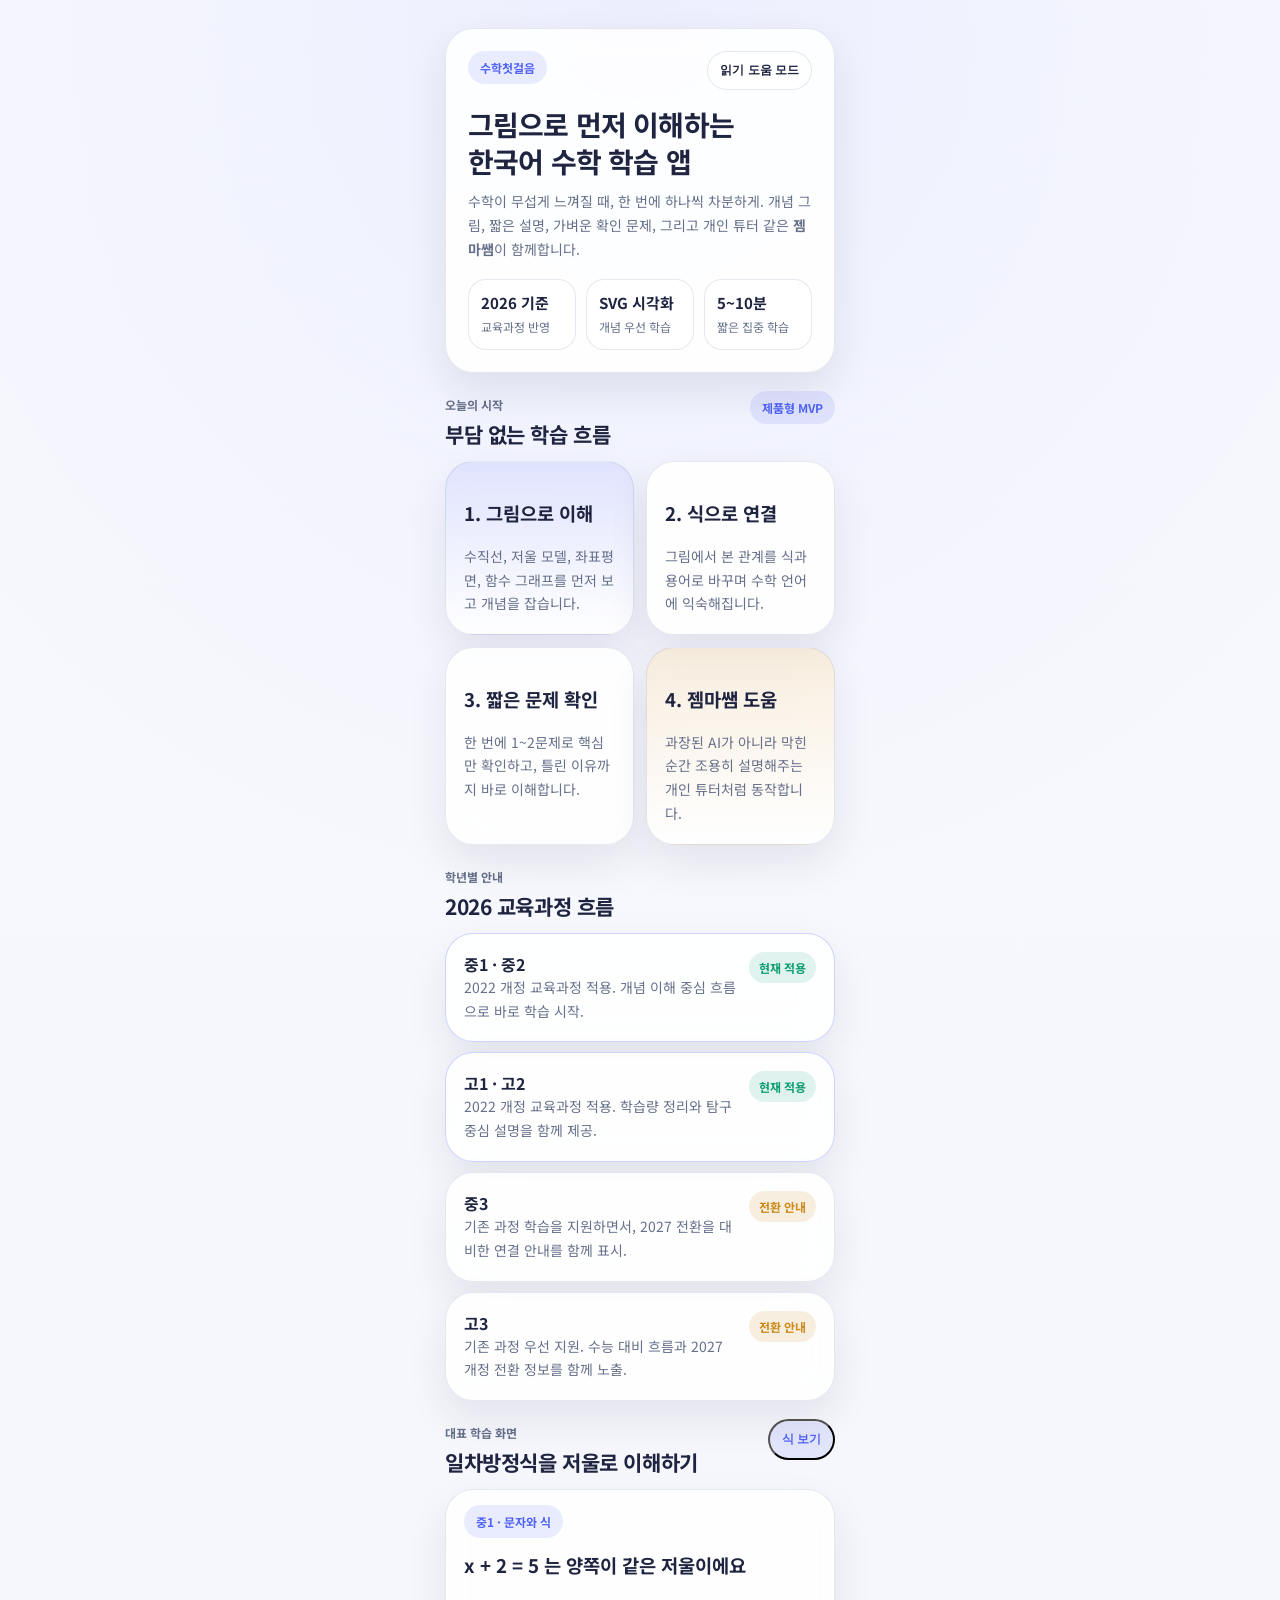
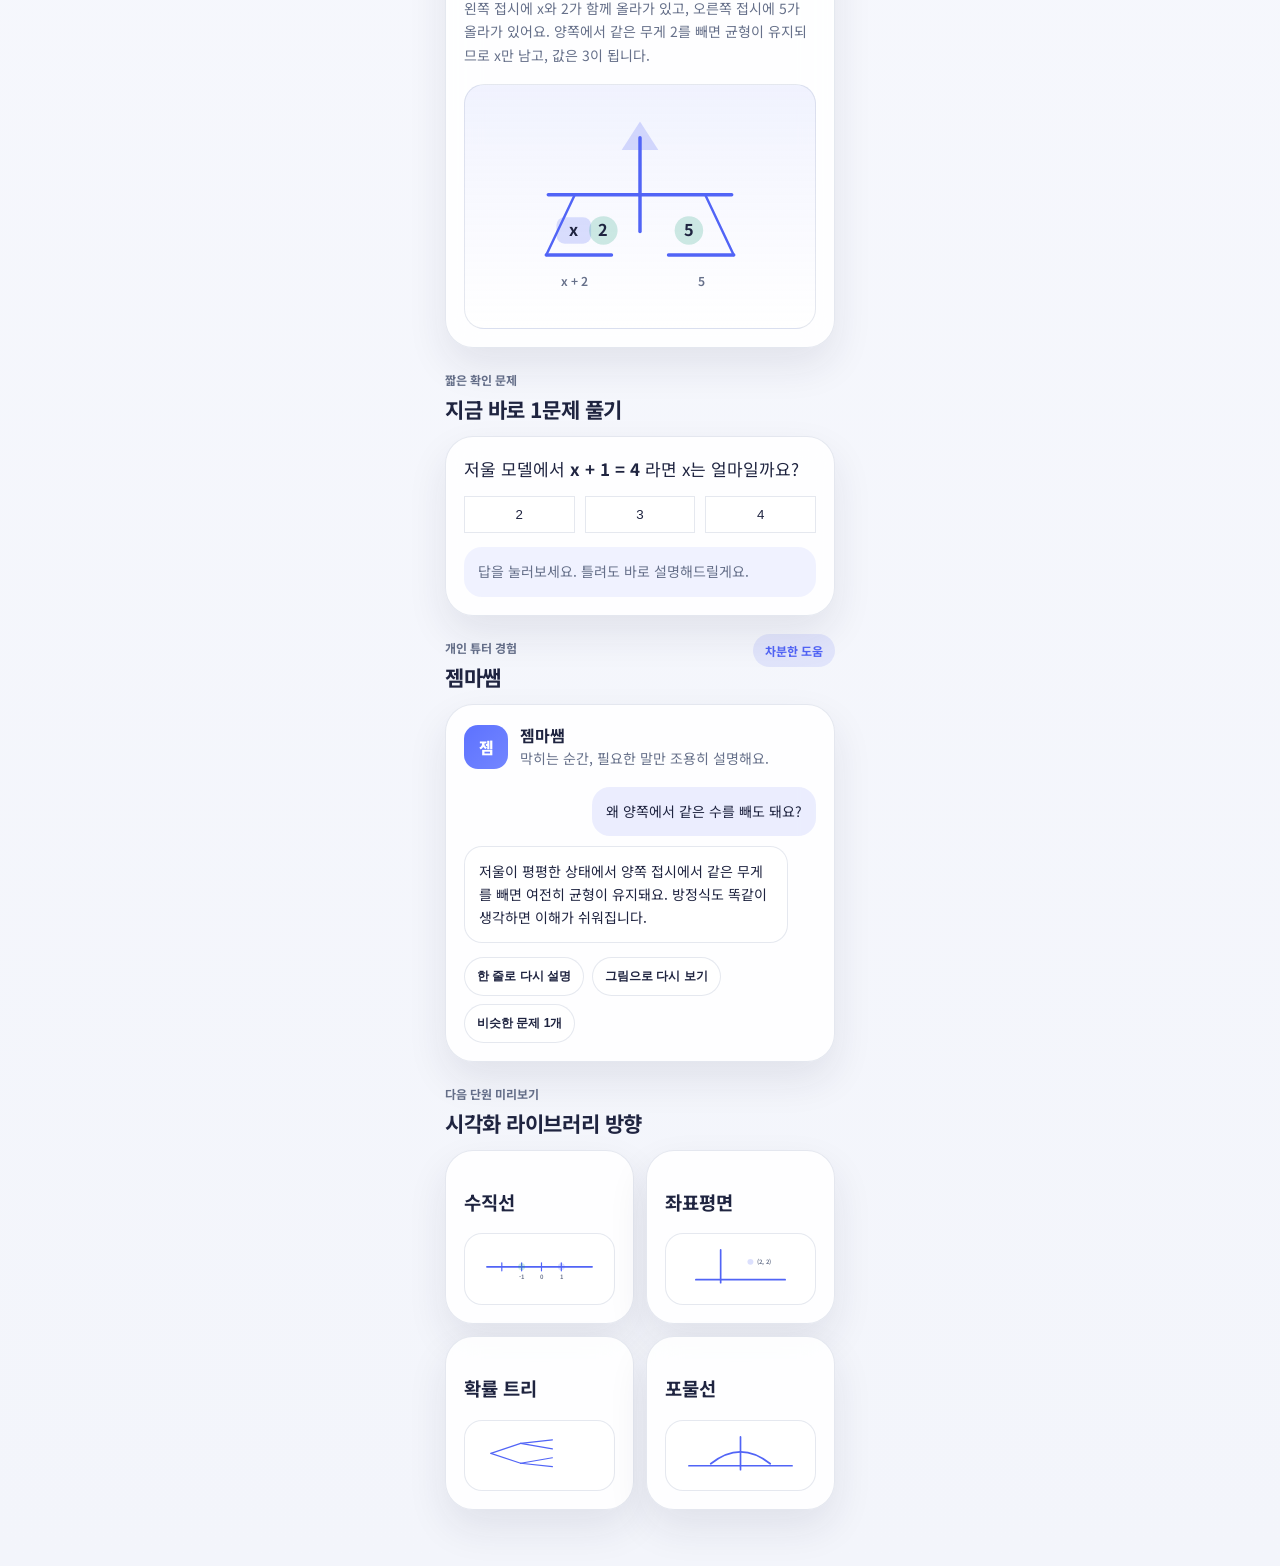
<file: index.html>
<!doctype html>
<html lang="ko">
  <head>
    <meta charset="UTF-8" />
    <meta name="viewport" content="width=device-width, initial-scale=1.0, viewport-fit=cover" />
    <title>수학첫걸음</title>
    <meta
      name="description"
      content="수학이 어려운 학생을 위한 한국어 모바일 수학 학습 앱 MVP. 그림으로 먼저 이해하고, 짧게라도 꾸준히 공부하는 경험을 제공합니다."
    />
    <link rel="preconnect" href="https://fonts.googleapis.com" />
    <link rel="preconnect" href="https://fonts.gstatic.com" crossorigin />
    <link
      href="https://fonts.googleapis.com/css2?family=Noto+Sans+KR:wght@400;500;700;800&display=swap"
      rel="stylesheet"
    />
    <link rel="stylesheet" href="styles.css" />
  </head>
  <body>
    <div class="phone-shell">
      <main class="app" aria-label="수학첫걸음 앱 미리보기">
        <header class="hero card">
          <div class="hero__top">
            <span class="badge">수학첫걸음</span>
            <button class="ghost-btn" id="readingModeBtn" aria-pressed="false">읽기 도움 모드</button>
          </div>
          <h1>그림으로 먼저 이해하는<br />한국어 수학 학습 앱</h1>
          <p>
            수학이 무섭게 느껴질 때, 한 번에 하나씩 차분하게. 개념 그림, 짧은 설명,
            가벼운 확인 문제, 그리고 개인 튜터 같은 <strong>젬마쌤</strong>이 함께합니다.
          </p>
          <div class="hero__stats">
            <div>
              <strong>2026 기준</strong>
              <span>교육과정 반영</span>
            </div>
            <div>
              <strong>SVG 시각화</strong>
              <span>개념 우선 학습</span>
            </div>
            <div>
              <strong>5~10분</strong>
              <span>짧은 집중 학습</span>
            </div>
          </div>
        </header>

        <section class="section">
          <div class="section__header">
            <div>
              <span class="eyebrow">오늘의 시작</span>
              <h2>부담 없는 학습 흐름</h2>
            </div>
            <span class="pill">제품형 MVP</span>
          </div>
          <div class="grid-2">
            <article class="card info-card accent-soft">
              <h3>1. 그림으로 이해</h3>
              <p>수직선, 저울 모델, 좌표평면, 함수 그래프를 먼저 보고 개념을 잡습니다.</p>
            </article>
            <article class="card info-card">
              <h3>2. 식으로 연결</h3>
              <p>그림에서 본 관계를 식과 용어로 바꾸며 수학 언어에 익숙해집니다.</p>
            </article>
            <article class="card info-card">
              <h3>3. 짧은 문제 확인</h3>
              <p>한 번에 1~2문제로 핵심만 확인하고, 틀린 이유까지 바로 이해합니다.</p>
            </article>
            <article class="card info-card accent-warm">
              <h3>4. 젬마쌤 도움</h3>
              <p>과장된 AI가 아니라 막힌 순간 조용히 설명해주는 개인 튜터처럼 동작합니다.</p>
            </article>
          </div>
        </section>

        <section class="section">
          <div class="section__header">
            <div>
              <span class="eyebrow">학년별 안내</span>
              <h2>2026 교육과정 흐름</h2>
            </div>
          </div>
          <div class="curriculum-list">
            <article class="card curriculum-card active">
              <div>
                <strong>중1 · 중2</strong>
                <p>2022 개정 교육과정 적용. 개념 이해 중심 흐름으로 바로 학습 시작.</p>
              </div>
              <span class="status status--current">현재 적용</span>
            </article>
            <article class="card curriculum-card active">
              <div>
                <strong>고1 · 고2</strong>
                <p>2022 개정 교육과정 적용. 학습량 정리와 탐구 중심 설명을 함께 제공.</p>
              </div>
              <span class="status status--current">현재 적용</span>
            </article>
            <article class="card curriculum-card">
              <div>
                <strong>중3</strong>
                <p>기존 과정 학습을 지원하면서, 2027 전환을 대비한 연결 안내를 함께 표시.</p>
              </div>
              <span class="status status--transition">전환 안내</span>
            </article>
            <article class="card curriculum-card">
              <div>
                <strong>고3</strong>
                <p>기존 과정 우선 지원. 수능 대비 흐름과 2027 개정 전환 정보를 함께 노출.</p>
              </div>
              <span class="status status--transition">전환 안내</span>
            </article>
          </div>
        </section>

        <section class="section">
          <div class="section__header">
            <div>
              <span class="eyebrow">대표 학습 화면</span>
              <h2>일차방정식을 저울로 이해하기</h2>
            </div>
            <button class="pill pill-button" id="visualToggleBtn">식 보기</button>
          </div>
          <article class="card lesson-card">
            <div class="lesson-copy">
              <span class="lesson-tag">중1 · 문자와 식</span>
              <h3>x + 2 = 5 는 양쪽이 같은 저울이에요</h3>
              <p id="lessonExplanation">
                왼쪽 접시에 x와 2가 함께 올라가 있고, 오른쪽 접시에 5가 올라가 있어요.
                양쪽에서 같은 무게 2를 빼면 균형이 유지되므로 x만 남고, 값은 3이 됩니다.
              </p>
            </div>
            <div class="visual-stage" id="visualStage">
              <svg viewBox="0 0 320 210" role="img" aria-label="저울 모델로 방정식을 설명하는 그림">
                <line x1="160" y1="40" x2="160" y2="132" class="svg-stroke strong" />
                <polygon points="160,24 142,52 178,52" class="svg-fill" />
                <line x1="70" y1="96" x2="250" y2="96" class="svg-stroke strong" />
                <line x1="96" y1="96" x2="68" y2="155" class="svg-stroke" />
                <line x1="224" y1="96" x2="252" y2="155" class="svg-stroke" />
                <line x1="68" y1="155" x2="132" y2="155" class="svg-stroke strong" />
                <line x1="188" y1="155" x2="252" y2="155" class="svg-stroke strong" />
                <rect x="78" y="118" width="34" height="26" rx="8" class="svg-box svg-box--x" />
                <text x="95" y="136" text-anchor="middle" class="svg-text">x</text>
                <circle cx="124" cy="131" r="14" class="svg-box svg-box--num" />
                <text x="124" y="136" text-anchor="middle" class="svg-text">2</text>
                <circle cx="208" cy="131" r="14" class="svg-box svg-box--num" />
                <text x="208" y="136" text-anchor="middle" class="svg-text">5</text>
                <text x="96" y="186" text-anchor="middle" class="svg-caption">x + 2</text>
                <text x="220" y="186" text-anchor="middle" class="svg-caption">5</text>
              </svg>
            </div>
            <div class="formula-panel hidden" id="formulaPanel">
              <div class="formula-step">
                <span>원래 식</span>
                <strong>x + 2 = 5</strong>
              </div>
              <div class="formula-step">
                <span>양쪽에서 2 빼기</span>
                <strong>x + 2 - 2 = 5 - 2</strong>
              </div>
              <div class="formula-step final">
                <span>정리</span>
                <strong>x = 3</strong>
              </div>
            </div>
          </article>
        </section>

        <section class="section">
          <div class="section__header">
            <div>
              <span class="eyebrow">짧은 확인 문제</span>
              <h2>지금 바로 1문제 풀기</h2>
            </div>
          </div>
          <article class="card quiz-card">
            <p class="quiz-question">저울 모델에서 <strong>x + 1 = 4</strong> 라면 x는 얼마일까요?</p>
            <div class="choices" id="choices">
              <button class="choice" data-answer="2">2</button>
              <button class="choice" data-answer="3">3</button>
              <button class="choice" data-answer="4">4</button>
            </div>
            <div class="feedback" id="feedback">답을 눌러보세요. 틀려도 바로 설명해드릴게요.</div>
          </article>
        </section>

        <section class="section">
          <div class="section__header">
            <div>
              <span class="eyebrow">개인 튜터 경험</span>
              <h2>젬마쌤</h2>
            </div>
            <span class="pill">차분한 도움</span>
          </div>
          <article class="card tutor-card">
            <div class="tutor-head">
              <div class="avatar">젬</div>
              <div>
                <strong>젬마쌤</strong>
                <p>막히는 순간, 필요한 말만 조용히 설명해요.</p>
              </div>
            </div>
            <div class="chat-bubbles">
              <div class="bubble bubble--user">왜 양쪽에서 같은 수를 빼도 돼요?</div>
              <div class="bubble bubble--tutor">
                저울이 평평한 상태에서 양쪽 접시에서 같은 무게를 빼면 여전히 균형이 유지돼요.
                방정식도 똑같이 생각하면 이해가 쉬워집니다.
              </div>
            </div>
            <div class="assist-list">
              <button class="assist-chip">한 줄로 다시 설명</button>
              <button class="assist-chip">그림으로 다시 보기</button>
              <button class="assist-chip">비슷한 문제 1개</button>
            </div>
          </article>
        </section>

        <section class="section">
          <div class="section__header">
            <div>
              <span class="eyebrow">다음 단원 미리보기</span>
              <h2>시각화 라이브러리 방향</h2>
            </div>
          </div>
          <div class="grid-2">
            <article class="card mini-visual-card">
              <h3>수직선</h3>
              <div class="mini-visual">
                <svg viewBox="0 0 260 90" aria-hidden="true">
                  <line x1="24" y1="46" x2="236" y2="46" class="svg-stroke strong" />
                  <g class="ticks">
                    <line x1="54" y1="38" x2="54" y2="54" class="svg-stroke" />
                    <line x1="94" y1="38" x2="94" y2="54" class="svg-stroke" />
                    <line x1="134" y1="38" x2="134" y2="54" class="svg-stroke" />
                    <line x1="174" y1="38" x2="174" y2="54" class="svg-stroke" />
                  </g>
                  <circle cx="94" cy="46" r="7" class="svg-box svg-box--num" />
                  <circle cx="174" cy="46" r="7" class="svg-box svg-box--x" />
                  <text x="94" y="70" class="svg-caption" text-anchor="middle">-1</text>
                  <text x="134" y="70" class="svg-caption" text-anchor="middle">0</text>
                  <text x="174" y="70" class="svg-caption" text-anchor="middle">1</text>
                </svg>
              </div>
            </article>
            <article class="card mini-visual-card">
              <h3>좌표평면</h3>
              <div class="mini-visual">
                <svg viewBox="0 0 260 90" aria-hidden="true">
                  <line x1="40" y1="72" x2="220" y2="72" class="svg-stroke strong" />
                  <line x1="90" y1="12" x2="90" y2="78" class="svg-stroke strong" />
                  <circle cx="150" cy="36" r="6" class="svg-box svg-box--x" />
                  <text x="164" y="40" class="svg-caption">(2, 2)</text>
                </svg>
              </div>
            </article>
            <article class="card mini-visual-card">
              <h3>확률 트리</h3>
              <div class="mini-visual">
                <svg viewBox="0 0 260 90" aria-hidden="true">
                  <line x1="32" y1="45" x2="92" y2="25" class="svg-stroke" />
                  <line x1="32" y1="45" x2="92" y2="65" class="svg-stroke" />
                  <line x1="92" y1="25" x2="156" y2="18" class="svg-stroke" />
                  <line x1="92" y1="25" x2="156" y2="36" class="svg-stroke" />
                  <line x1="92" y1="65" x2="156" y2="54" class="svg-stroke" />
                  <line x1="92" y1="65" x2="156" y2="72" class="svg-stroke" />
                </svg>
              </div>
            </article>
            <article class="card mini-visual-card">
              <h3>포물선</h3>
              <div class="mini-visual">
                <svg viewBox="0 0 260 90" aria-hidden="true">
                  <line x1="26" y1="70" x2="234" y2="70" class="svg-stroke strong" />
                  <line x1="130" y1="12" x2="130" y2="78" class="svg-stroke strong" />
                  <path d="M70 66 Q130 18 190 66" class="svg-stroke strong" fill="none" />
                </svg>
              </div>
            </article>
          </div>
        </section>
      </main>
    </div>

    <script src="script.js"></script>
  </body>
</html>
</file>
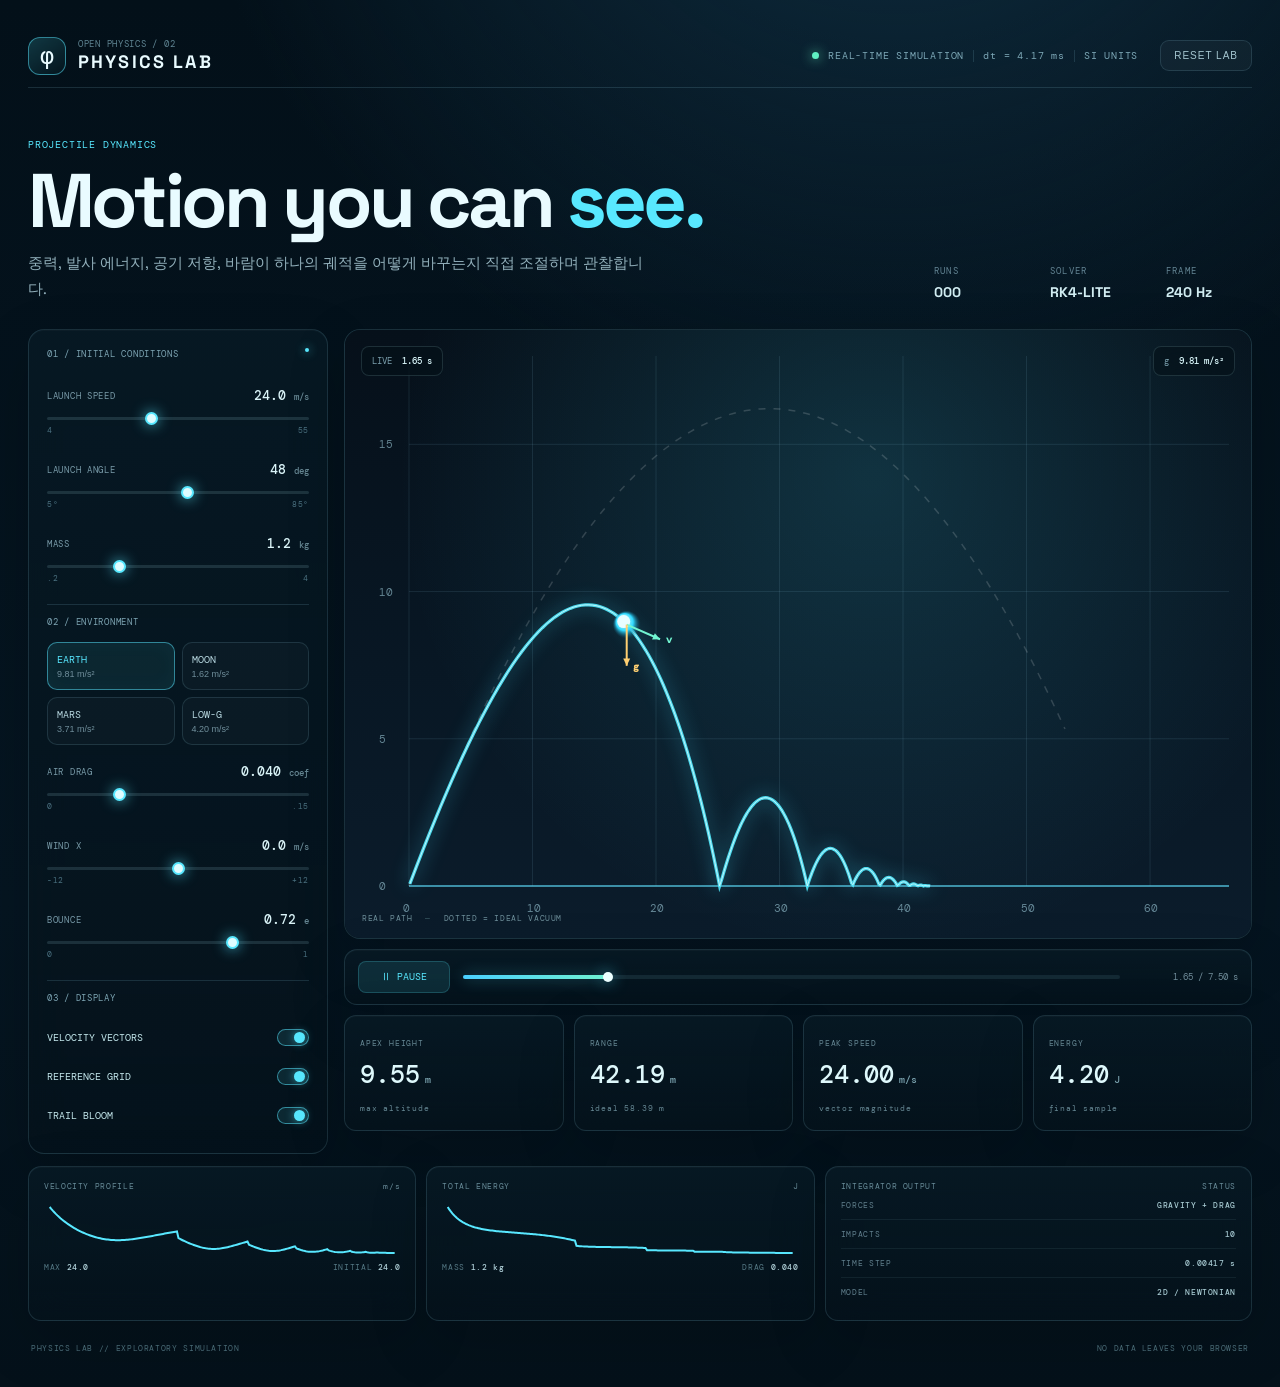
<file: physics.html>
<!doctype html>
<html lang="ko">
<head>
<meta charset="utf-8"><meta name="viewport" content="width=device-width, initial-scale=1">
<title>Physics Lab — Projectile Dynamics</title>
<meta name="description" content="Interactive projectile physics simulation">
<link rel="preconnect" href="https://fonts.googleapis.com">
<link rel="preconnect" href="https://fonts.gstatic.com" crossorigin>
<link href="https://fonts.googleapis.com/css2?family=DM+Mono:wght@400;500&family=Space+Grotesk:wght@400;500;600;700&display=swap" rel="stylesheet">
<style>
:root{--line:rgba(150,215,235,.15);--text:#e9fbff;--cyan:#58e8ff}*{box-sizing:border-box}html,body{margin:0;min-height:100%;background:radial-gradient(circle at 70% -20%,#103044 0,transparent 38%),linear-gradient(#031019,#051521 65%,#04111a);color:var(--text);font-family:"Space Grotesk",system-ui,sans-serif}body{overflow-x:hidden}.app-shell{max-width:1540px;margin:0 auto;padding:24px 28px 34px}.topbar{height:64px;display:flex;align-items:center;gap:22px;border-bottom:1px solid var(--line)}.brand{display:flex;align-items:center;gap:12px;min-width:230px}.brand-mark{width:38px;height:38px;border:1px solid rgba(88,232,255,.5);display:grid;place-items:center;border-radius:12px;background:linear-gradient(145deg,rgba(80,238,255,.18),rgba(80,238,255,.02));font-size:23px}.brand-kicker,.eyebrow,.panel-heading,.panel-title,.control-top span,.stage-label,footer,.status,.range-end,.dual,.readout-line{font-family:"DM Mono",monospace;letter-spacing:.08em}.brand-kicker{font-size:9px;color:#5f8492}.brand-title{font-weight:700;font-size:18px;letter-spacing:.12em}.status{margin-left:auto;font-size:10px;color:#7da8b7;display:flex;align-items:center;gap:9px}.pulse{width:7px;height:7px;border-radius:50%;background:#60efc2;box-shadow:0 0 12px rgba(96,239,194,.9)}.divider{width:1px;height:12px;background:var(--line)}.reset{border:1px solid var(--line);background:rgba(255,255,255,.035);color:#a4c6d0;padding:9px 13px;border-radius:9px;font-size:10px;letter-spacing:.1em;cursor:pointer}.hero{padding:44px 0 28px;display:flex;justify-content:space-between;align-items:end}.eyebrow{color:var(--cyan);font-size:10px}.hero h1{font-size:clamp(44px,6vw,76px);line-height:.95;margin:12px 0 13px;letter-spacing:-.05em}.hero h1 em{font-style:normal;color:var(--cyan)}.hero p{max-width:630px;color:#91afba;margin:0;font-size:15px;line-height:1.7}.hero-stats{display:flex;gap:30px;color:#638493}.hero-stats div{min-width:86px}.hero-stats span{display:block;font:9px "DM Mono",monospace;letter-spacing:.13em}.hero-stats strong{display:block;color:#d2eef3;margin-top:6px;font-size:14px}.workspace{display:grid;grid-template-columns:300px minmax(0,1fr);gap:16px}.glass{background:linear-gradient(180deg,rgba(7,25,36,.88),rgba(5,18,27,.76));border:1px solid var(--line);box-shadow:0 20px 60px rgba(0,0,0,.16),inset 0 1px 0 rgba(255,255,255,.025);backdrop-filter:blur(18px)}.controls{padding:18px;border-radius:16px}.panel-heading{display:flex;justify-content:space-between;color:#7da5b3;font-size:9px;padding-bottom:14px}.panel-heading.sub{padding-top:1px}.tiny-dot{width:4px;height:4px;border-radius:50%;background:var(--cyan);box-shadow:0 0 10px var(--cyan)}.control{padding:13px 0}.control-top{display:flex;justify-content:space-between;align-items:center}.control-top span{font-size:9px;color:#789aa8}.control-top strong{font:500 13px "DM Mono",monospace;color:#daf4f8}.control-top small{font-size:9px;color:#668793}.control input{width:100%;margin:13px 0 5px;accent-color:var(--cyan)}input[type=range]{appearance:none;height:3px;background:rgba(147,197,213,.16);border-radius:50px;outline:none}input[type=range]::-webkit-slider-thumb{appearance:none;width:13px;height:13px;border-radius:50%;background:#dffcff;border:2px solid var(--cyan);box-shadow:0 0 14px rgba(88,232,255,.8)}.range-end{display:flex;justify-content:space-between;color:#4b7180;font-size:8px}.section-divider{height:1px;background:var(--line);margin:8px 0 10px}.preset-grid{display:grid;grid-template-columns:repeat(2,1fr);gap:7px;margin-bottom:5px}.preset{background:rgba(255,255,255,.025);border:1px solid var(--line);border-radius:10px;padding:10px 9px;color:#708f9c;text-align:left;cursor:pointer}.preset b{font:10px "DM Mono",monospace;display:block;color:#b8d9e1}.preset span{display:block;font-size:9px;margin-top:3px}.preset.active{border-color:rgba(88,232,255,.5);background:rgba(88,232,255,.08);box-shadow:inset 0 0 20px rgba(88,232,255,.04)}.preset.active b{color:var(--cyan)}.toggle-row{width:100%;display:flex;justify-content:space-between;align-items:center;background:none;border:0;color:#71919c;padding:11px 0;font:10px "DM Mono",monospace;cursor:pointer}.toggle-row i{width:32px;height:17px;border-radius:12px;border:1px solid #31505c;padding:2px;display:block}.toggle-row i b{display:block;width:11px;height:11px;border-radius:50%;background:#4e6b77;transition:.18s}.toggle-row.on{color:#c4e8ed}.toggle-row.on i{border-color:rgba(88,232,255,.52);background:rgba(88,232,255,.1)}.toggle-row.on i b{transform:translateX(14px);background:var(--cyan);box-shadow:0 0 10px rgba(88,232,255,.6)}.canvas-frame{height:610px;position:relative;border-radius:16px;overflow:hidden}.canvas-frame canvas{position:absolute;inset:0}.stage-hud{position:absolute;top:16px;padding:8px 10px;border:1px solid rgba(178,230,239,.14);background:rgba(4,17,25,.55);backdrop-filter:blur(12px);border-radius:8px;font:9px "DM Mono",monospace;color:#7ca1af;display:flex;gap:10px}.stage-hud b{color:#d9f6fa;font-weight:500}.top-left{left:16px}.top-right{right:16px}.stage-label{position:absolute;left:17px;bottom:15px;font-size:8px;color:#6e8f9a}.stage-label span{padding:0 7px;color:#395762}.transport{margin-top:10px;padding:11px 13px;border-radius:13px;display:flex;align-items:center;gap:13px}.play{border:0;background:rgba(88,232,255,.11);color:var(--cyan);border:1px solid rgba(88,232,255,.2);border-radius:8px;padding:8px 11px;font:10px "DM Mono",monospace;min-width:92px;cursor:pointer}.transport-track{flex:1;height:4px;background:rgba(120,170,187,.13);border-radius:10px;position:relative}.track-fill{height:100%;display:block;background:linear-gradient(90deg,#49cfff,#70f1d0);box-shadow:0 0 15px rgba(88,232,255,.4);border-radius:10px;width:0}.track-dot{width:10px;height:10px;border-radius:50%;background:#ecffff;position:absolute;top:50%;left:0;transform:translate(-50%,-50%);box-shadow:0 0 15px rgba(88,232,255,.6)}.time-readout{font:9px "DM Mono",monospace;color:#718e9b;min-width:105px;text-align:right}.metrics{display:grid;grid-template-columns:repeat(4,1fr);gap:10px;margin-top:10px}.metric{padding:14px 15px;border-radius:12px}.metric>span,.metric>em{font:8px "DM Mono",monospace;color:#668894;letter-spacing:.1em}.metric strong{display:block;font:500 25px "DM Mono",monospace;margin:7px 0 4px;color:#def8fb}.metric strong small{font-size:10px;color:#7aa2ae;margin-left:5px}.metric em{font-style:normal}.analysis-grid{display:grid;grid-template-columns:1fr 1fr 1.1fr;gap:10px;margin-top:12px}.panel,.readout{padding:14px 15px;border-radius:13px}.panel-title{display:flex;justify-content:space-between;color:#688c99;font-size:8px}.spark{width:100%;height:54px;margin-top:12px}.spark polyline{stroke:var(--cyan);stroke-width:2;vector-effect:non-scaling-stroke;fill:none}.dual{display:flex;justify-content:space-between;color:#557985;font-size:8px}.dual b{color:#b4d5dd;font-weight:500}.readout-line{display:flex;justify-content:space-between;padding:9px 0;border-bottom:1px solid rgba(155,210,226,.08);font-size:8px;color:#607f8c}.readout-line b{color:#a6c9d1;font-weight:500}.readout-line:last-child{border-bottom:0}footer{display:flex;justify-content:space-between;color:#4e717d;font-size:8px;padding:22px 3px 0}@media(max-width:1050px){.hero{align-items:start;gap:24px}.hero-stats{display:none}.workspace{grid-template-columns:1fr}.controls{display:grid;grid-template-columns:repeat(2,minmax(0,1fr));gap:0 22px}.controls .panel-heading,.controls .section-divider{grid-column:1/-1}.preset-grid{align-self:start}.canvas-frame{height:560px}.analysis-grid{grid-template-columns:1fr 1fr}.readout{grid-column:1/-1}}@media(max-width:720px){.app-shell{padding:15px}.topbar{gap:9px}.brand{min-width:0}.brand-title{font-size:15px}.status{display:none}.reset{margin-left:auto}.hero{padding:35px 0 22px}.hero h1{font-size:48px}.workspace{display:block}.controls{display:block;margin-bottom:10px}.canvas-frame{height:450px}.metrics{grid-template-columns:1fr 1fr}.analysis-grid{grid-template-columns:1fr}.readout{grid-column:auto}footer{gap:15px;line-height:1.6}}
</style>
</head>
<body>
<main class="app-shell">
<header class="topbar"><div class="brand"><div class="brand-mark">φ</div><div><div class="brand-kicker">OPEN PHYSICS / 02</div><div class="brand-title">PHYSICS LAB</div></div></div><div class="status"><span class="pulse"></span> REAL-TIME SIMULATION <span class="divider"></span> dt = 4.17 ms <span class="divider"></span> SI UNITS</div><button class="reset" id="reset">RESET LAB</button></header>
<section class="hero"><div><span class="eyebrow">PROJECTILE DYNAMICS</span><h1>Motion you can <em>see.</em></h1><p>중력, 발사 에너지, 공기 저항, 바람이 하나의 궤적을 어떻게 바꾸는지 직접 조절하며 관찰합니다.</p></div><div class="hero-stats"><div><span>RUNS</span><strong id="runs">000</strong></div><div><span>SOLVER</span><strong>RK4-LITE</strong></div><div><span>FRAME</span><strong>240 Hz</strong></div></div></section>
<section class="workspace">
<aside class="controls glass"><div class="panel-heading"><span>01 / INITIAL CONDITIONS</span><span class="tiny-dot"></span></div>
<div class="control"><div class="control-top"><span>LAUNCH SPEED</span><strong id="speedV">24.0 <small>m/s</small></strong></div><input id="speed" type="range" min="4" max="55" step=".5" value="24"><div class="range-end"><span>4</span><span>55</span></div></div>
<div class="control"><div class="control-top"><span>LAUNCH ANGLE</span><strong id="angleV">48 <small>deg</small></strong></div><input id="angle" type="range" min="5" max="85" step="1" value="48"><div class="range-end"><span>5°</span><span>85°</span></div></div>
<div class="control"><div class="control-top"><span>MASS</span><strong id="massV">1.2 <small>kg</small></strong></div><input id="mass" type="range" min=".2" max="4" step=".1" value="1.2"><div class="range-end"><span>.2</span><span>4</span></div></div>
<div class="section-divider"></div><div class="panel-heading sub"><span>02 / ENVIRONMENT</span></div>
<div class="preset-grid" id="presets"><button class="preset active" data-g="9.81"><b>EARTH</b><span>9.81 m/s²</span></button><button class="preset" data-g="1.62"><b>MOON</b><span>1.62 m/s²</span></button><button class="preset" data-g="3.71"><b>MARS</b><span>3.71 m/s²</span></button><button class="preset" data-g="4.20"><b>LOW-G</b><span>4.20 m/s²</span></button></div>
<div class="control"><div class="control-top"><span>AIR DRAG</span><strong id="dragV">0.040 <small>coef</small></strong></div><input id="drag" type="range" min="0" max=".15" step=".005" value=".04"><div class="range-end"><span>0</span><span>.15</span></div></div>
<div class="control"><div class="control-top"><span>WIND X</span><strong id="windV">0.0 <small>m/s</small></strong></div><input id="wind" type="range" min="-12" max="12" step=".5" value="0"><div class="range-end"><span>-12</span><span>+12</span></div></div>
<div class="control"><div class="control-top"><span>BOUNCE</span><strong id="restV">0.72 <small>e</small></strong></div><input id="rest" type="range" min="0" max="1" step=".01" value=".72"><div class="range-end"><span>0</span><span>1</span></div></div>
<div class="section-divider"></div><div class="panel-heading sub"><span>03 / DISPLAY</span></div>
<button class="toggle-row on" data-toggle="vectors">VELOCITY VECTORS <i><b></b></i></button><button class="toggle-row on" data-toggle="grid">REFERENCE GRID <i><b></b></i></button><button class="toggle-row on" data-toggle="glow">TRAIL BLOOM <i><b></b></i></button>
</aside>
<div class="stage-wrap"><div class="canvas-frame glass" id="stage"><canvas id="canvas"></canvas><div class="stage-hud top-left"><span>LIVE</span><b id="timeHud">0.00 s</b></div><div class="stage-hud top-right"><span>g</span><b id="gravityHud">9.81 m/s²</b></div><div class="stage-label bottom-left">REAL PATH <span>—</span> DOTTED = IDEAL VACUUM</div></div>
<div class="transport glass"><button class="play" id="pause">Ⅱ PAUSE</button><div class="transport-track"><span class="track-fill" id="trackFill"></span><div class="track-dot" id="trackDot"></div></div><span class="time-readout" id="timeReadout">0.00 / 4.58 s</span></div>
<div class="metrics"><div class="metric glass"><span>APEX HEIGHT</span><strong id="apex">—<small>m</small></strong><em>max altitude</em></div><div class="metric glass"><span>RANGE</span><strong id="range">—<small>m</small></strong><em id="ideal">ideal — m</em></div><div class="metric glass"><span>PEAK SPEED</span><strong id="peak">—<small>m/s</small></strong><em>vector magnitude</em></div><div class="metric glass"><span>ENERGY</span><strong id="energy">—<small>J</small></strong><em>final sample</em></div></div></div></section>
<section class="analysis-grid"><div class="panel glass"><div class="panel-title"><span>VELOCITY PROFILE</span><span>m/s</span></div><svg id="velocitySpark" viewBox="0 0 250 54" preserveAspectRatio="none" class="spark"></svg><div class="dual"><span>MAX <b id="maxSpeedText">—</b></span><span>INITIAL <b id="initialSpeedText">24.0</b></span></div></div><div class="panel glass"><div class="panel-title"><span>TOTAL ENERGY</span><span>J</span></div><svg id="energySpark" viewBox="0 0 250 54" preserveAspectRatio="none" class="spark"></svg><div class="dual"><span>MASS <b id="massText">1.2 kg</b></span><span>DRAG <b id="dragText">0.040</b></span></div></div><div class="readout glass"><div class="panel-title"><span>INTEGRATOR OUTPUT</span><span>STATUS</span></div><div class="readout-line"><span>FORCES</span><b>GRAVITY + DRAG</b></div><div class="readout-line"><span>IMPACTS</span><b id="impacts">0</b></div><div class="readout-line"><span>TIME STEP</span><b>0.00417 s</b></div><div class="readout-line"><span>MODEL</span><b>2D / NEWTONIAN</b></div></div></section>
<footer><span>PHYSICS LAB // EXPLORATORY SIMULATION</span><span>NO DATA LEAVES YOUR BROWSER</span></footer>
</main>
<script>
const $=s=>document.querySelector(s), inputs=['speed','angle','mass','drag','wind','rest'];
const S={speed:24,angle:48,mass:1.2,gravity:9.81,drag:.04,wind:0,rest:.72,paused:false,t:0,runs:0,vectors:true,grid:true,glow:true};let M={samples:[],maxY:0,range:0,impacts:0,idealRange:0,finalTime:4.58},last=performance.now();
function f(n,d=1){return Number(n).toFixed(d)}
function calc(){const r=S.angle*Math.PI/180,dt=1/240;let x=0,y=0,vx=S.speed*Math.cos(r),vy=S.speed*Math.sin(r),t=0,maxY=0,range=0,impacts=0,s=[];for(let i=0;i<7200;i++){const rvx=vx-S.wind,rvy=vy,rv=Math.hypot(rvx,rvy),ax=-(S.drag/Math.max(S.mass,.05))*rv*rvx,ay=-S.gravity-(S.drag/Math.max(S.mass,.05))*rv*rvy;vx+=ax*dt;vy+=ay*dt;x+=vx*dt;y+=vy*dt;t+=dt;if(y<=0&&t>.03){y=0;vy=Math.abs(vy)*S.rest;impacts++}maxY=Math.max(maxY,y);range=Math.max(range,x);if(i%8===0){const sp=Math.hypot(vx,vy);s.push({t,x,y,vx,vy,speed:sp,energy:.5*S.mass*sp*sp+S.mass*S.gravity*y})}if(impacts>7&&Math.abs(vy)<.3&&y===0)break}M={samples:s,maxY,range,impacts,idealRange:Math.max(0,(S.speed*S.speed*Math.sin(2*r))/S.gravity),finalTime:t}}
function update(){ $('#speedV').innerHTML=f(S.speed,1)+' <small>m/s</small>';$('#angleV').innerHTML=f(S.angle,0)+' <small>deg</small>';$('#massV').innerHTML=f(S.mass,1)+' <small>kg</small>';$('#dragV').innerHTML=f(S.drag,3)+' <small>coef</small>';$('#windV').innerHTML=(S.wind>0?'+':'')+f(S.wind,1)+' <small>m/s</small>';$('#restV').innerHTML=f(S.rest,2)+' <small>e</small>';$('#gravityHud').textContent=f(S.gravity,2)+' m/s²';$('#initialSpeedText').textContent=f(S.speed,1);$('#massText').textContent=f(S.mass,1)+' kg';$('#dragText').textContent=f(S.drag,3)}
function spark(id,key){const el=$(id),d=M.samples;if(!d.length)return;const a=d.map(x=>x[key]),mn=Math.min(...a),mx=Math.max(...a),w=250,h=54,p=4,pts=d.map((x,i)=>p+i/(d.length-1||1)*(w-2*p)+','+(h-p-(x[key]-mn)/Math.max(mx-mn,1e-6)*(h-2*p))).join(' ');el.innerHTML='<polyline points="'+pts+'"/>'}
function stats(){const lastS=M.samples[M.samples.length-1]||{},peak=M.samples.reduce((m,d)=>Math.max(m,d.speed),S.speed);$('#apex').innerHTML=f(M.maxY,2)+'<small>m</small>';$('#range').innerHTML=f(M.range,2)+'<small>m</small>';$('#ideal').textContent='ideal '+f(M.idealRange,2)+' m';$('#peak').innerHTML=f(peak,2)+'<small>m/s</small>';$('#energy').innerHTML=f(lastS.energy||0,2)+'<small>J</small>';$('#maxSpeedText').textContent=f(peak,1);$('#impacts').textContent=M.impacts;spark('#velocitySpark','speed');spark('#energySpark','energy')}
function rebuild(){calc();S.t=Math.min(S.t,M.finalTime);update();stats()}
inputs.forEach(id=>{$('#'+id).addEventListener('input',e=>{S[id]=Number(e.target.value);rebuild()})});
$('#presets').addEventListener('click',e=>{const b=e.target.closest('.preset');if(!b)return;document.querySelectorAll('.preset').forEach(x=>x.classList.remove('active'));b.classList.add('active');S.gravity=Number(b.dataset.g);rebuild()});
document.querySelectorAll('.toggle-row').forEach(b=>b.addEventListener('click',()=>{b.classList.toggle('on');S[b.dataset.toggle]=b.classList.contains('on')}));
$('#pause').addEventListener('click',()=>{S.paused=!S.paused;$('#pause').textContent=S.paused?'▶ RESUME':'Ⅱ PAUSE';if(S.paused){S.runs++;$('#runs').textContent=String(S.runs).padStart(3,'0')}});
$('#reset').addEventListener('click',()=>{Object.assign(S,{speed:24,angle:48,mass:1.2,gravity:9.81,drag:.04,wind:0,rest:.72,paused:false,t:0});inputs.forEach(id=>$('#'+id).value=S[id]);document.querySelectorAll('.preset').forEach(x=>x.classList.toggle('active',x.dataset.g==='9.81'));$('#pause').textContent='Ⅱ PAUSE';rebuild()});
const canvas=$('#canvas'),stage=$('#stage'),ctx=canvas.getContext('2d');
function draw(now){const r=stage.getBoundingClientRect(),dpr=Math.min(devicePixelRatio||1,2),W=r.width,H=r.height;canvas.width=W*dpr;canvas.height=H*dpr;canvas.style.width=W+'px';canvas.style.height=H+'px';ctx.setTransform(dpr,0,0,dpr,0,0);ctx.clearRect(0,0,W,H);const bg=ctx.createLinearGradient(0,0,0,H);bg.addColorStop(0,'#06101a');bg.addColorStop(.55,'#081724');bg.addColorStop(1,'#0b1c2b');ctx.fillStyle=bg;ctx.fillRect(0,0,W,H);const aura=ctx.createRadialGradient(W*.58,H*.24,10,W*.58,H*.24,H*.78);aura.addColorStop(0,'rgba(72,226,255,.15)');aura.addColorStop(1,'rgba(72,226,255,0)');ctx.fillStyle=aura;ctx.fillRect(0,0,W,H);const left=64,right=24,top=26,bottom=54,pw=W-left-right,ph=H-top-bottom,maxX=Math.max(36,M.range+8,M.idealRange+8),maxY=Math.max(18,M.maxY+7),px=x=>left+x/maxX*pw,py=y=>top+ph-y/maxY*ph;if(S.grid){ctx.strokeStyle='rgba(140,194,219,.12)';ctx.lineWidth=1;for(let gx=0;gx<=maxX;gx+=10){ctx.beginPath();ctx.moveTo(px(gx),top);ctx.lineTo(px(gx),top+ph);ctx.stroke()}for(let gy=0;gy<=maxY;gy+=5){ctx.beginPath();ctx.moveTo(left,py(gy));ctx.lineTo(left+pw,py(gy));ctx.stroke()}}ctx.strokeStyle='rgba(92,220,250,.58)';ctx.lineWidth=2;ctx.beginPath();ctx.moveTo(left,py(0));ctx.lineTo(left+pw,py(0));ctx.stroke();ctx.setLineDash([7,8]);ctx.strokeStyle='rgba(255,255,255,.16)';ctx.lineWidth=1.5;ctx.beginPath();const rad=S.angle*Math.PI/180;for(let i=0;i<=140;i++){const xx=maxX*(i/140)*.8,yy=Math.max(0,xx*Math.tan(rad)-(S.gravity*xx*xx)/(2*S.speed*S.speed*Math.cos(rad)**2));i?ctx.lineTo(px(xx),py(yy)):ctx.moveTo(px(xx),py(yy))}ctx.stroke();ctx.setLineDash([]);const path=M.samples;if(path.length){ctx.beginPath();path.forEach((p,i)=>i?ctx.lineTo(px(p.x),py(p.y)):ctx.moveTo(px(p.x),py(p.y)));if(S.glow){ctx.shadowColor='rgba(67,225,255,.65)';ctx.shadowBlur=18}ctx.strokeStyle='rgba(83,235,255,.9)';ctx.lineWidth=3.2;ctx.stroke();ctx.shadowBlur=0;ctx.beginPath();path.forEach((p,i)=>i?ctx.lineTo(px(p.x),py(p.y)):ctx.moveTo(px(p.x),py(p.y)));ctx.strokeStyle='rgba(216,252,255,.82)';ctx.lineWidth=1;ctx.stroke()}const elapsed=S.paused?S.t:(now-last)/1000%Math.max(M.finalTime,.1);if(!S.paused)S.t=elapsed;const idx=Math.min(path.length-1,Math.floor(elapsed/M.finalTime*path.length)),live=path[idx]||{x:0,y:0,vx:S.speed*Math.cos(rad),vy:S.speed*Math.sin(rad)},bx=px(live.x),by=py(live.y),orb=ctx.createRadialGradient(bx-5,by-6,1,bx,by,14);orb.addColorStop(0,'#fff');orb.addColorStop(.2,'#baf8ff');orb.addColorStop(.58,'#30d9ff');orb.addColorStop(1,'rgba(15,97,126,0)');ctx.fillStyle=orb;ctx.beginPath();ctx.arc(bx,by,15,0,Math.PI*2);ctx.fill();ctx.fillStyle='#e8fdff';ctx.beginPath();ctx.arc(bx-3,by-3,6.5,0,Math.PI*2);ctx.fill();if(S.vectors){const sc=4.2,dv=(tx,ty,col,label)=>{const ex=bx+tx*sc,ey=by-ty*sc,a=Math.atan2(ey-by,ex-bx);ctx.strokeStyle=col;ctx.lineWidth=2;ctx.beginPath();ctx.moveTo(bx,by);ctx.lineTo(ex,ey);ctx.stroke();ctx.fillStyle=col;ctx.beginPath();ctx.moveTo(ex,ey);ctx.lineTo(ex-8*Math.cos(a-.45),ey-8*Math.sin(a-.45));ctx.lineTo(ex-8*Math.cos(a+.45),ey-8*Math.sin(a+.45));ctx.closePath();ctx.fill();ctx.font='600 10px "DM Mono",monospace';ctx.fillText(label,ex+6,ey+4)};dv(live.vx,live.vy,'#72f5d1','v');dv(0,-S.gravity,'#ffcf71','g')}ctx.fillStyle='rgba(175,224,238,.55)';ctx.font='11px "DM Mono",monospace';for(let gx=0;gx<=maxX;gx+=10)ctx.fillText(String(gx),px(gx)-6,py(0)+26);for(let gy=0;gy<=maxY;gy+=5)ctx.fillText(String(gy),left-30,py(gy)+4);$('#timeHud').textContent=f(S.t,2)+' s';$('#timeReadout').textContent=f(S.t,2)+' / '+f(M.finalTime,2)+' s';const pct=Math.min(100,S.t/M.finalTime*100);$('#trackFill').style.width=pct+'%';$('#trackDot').style.left=pct+'%';requestAnimationFrame(draw)}
rebuild();requestAnimationFrame(draw);
</script>
</body></html>
</file>
<file: styles.css>
:root {
  --bg: #f3f5fb;
  --card: rgba(255, 255, 255, 0.88);
  --card-strong: #ffffff;
  --text: #1f2440;
  --muted: #66708a;
  --line: rgba(113, 127, 166, 0.18);
  --primary: #5164f6;
  --primary-soft: rgba(81, 100, 246, 0.12);
  --warm: #ffedd6;
  --green: #0f9d74;
  --amber: #cb8b1d;
  --shadow: 0 18px 40px rgba(31, 36, 64, 0.09);
  --radius-xl: 28px;
  --radius-lg: 22px;
  --radius-md: 16px;
}

* { box-sizing: border-box; }
html, body { margin: 0; padding: 0; }
body {
  font-family: "Noto Sans KR", system-ui, -apple-system, BlinkMacSystemFont, sans-serif;
  background:
    radial-gradient(circle at top, rgba(98, 115, 255, 0.08), transparent 28%),
    linear-gradient(180deg, #f8f9fe 0%, var(--bg) 100%);
  color: var(--text);
}

.phone-shell {
  display: flex;
  justify-content: center;
  padding: 28px 16px 56px;
}

.app {
  width: min(100%, 390px);
  display: flex;
  flex-direction: column;
  gap: 18px;
}

.card {
  background: var(--card);
  backdrop-filter: blur(16px);
  border: 1px solid var(--line);
  border-radius: var(--radius-xl);
  box-shadow: var(--shadow);
}

.hero {
  padding: 22px;
}

.hero__top,
.section__header {
  display: flex;
  justify-content: space-between;
  gap: 12px;
  align-items: flex-start;
}

.badge,
.pill,
.lesson-tag,
.status,
.ghost-btn,
.pill-button,
.assist-chip {
  border-radius: 999px;
  font-size: 12px;
  font-weight: 700;
}

.badge,
.pill,
.lesson-tag,
.pill-button {
  background: var(--primary-soft);
  color: var(--primary);
  padding: 8px 12px;
}

.ghost-btn,
.assist-chip,
.choice {
  border: 1px solid var(--line);
  background: rgba(255,255,255,0.82);
  color: var(--text);
}

.ghost-btn,
.pill-button,
.assist-chip,
.choice {
  padding: 10px 12px;
  cursor: pointer;
  transition: 0.2s ease;
}

.hero h1 {
  margin: 16px 0 10px;
  font-size: 28px;
  line-height: 1.32;
  letter-spacing: -0.03em;
}

.hero p,
.info-card p,
.curriculum-card p,
.lesson-copy p,
.tutor-card p,
.feedback {
  margin: 0;
  color: var(--muted);
  line-height: 1.7;
  font-size: 14px;
}

.hero__stats {
  margin-top: 18px;
  display: grid;
  grid-template-columns: repeat(3, 1fr);
  gap: 10px;
}

.hero__stats div {
  background: rgba(255,255,255,0.9);
  border: 1px solid var(--line);
  border-radius: 18px;
  padding: 12px;
}
.hero__stats strong,
.curriculum-card strong,
.info-card h3,
.lesson-copy h3,
.mini-visual-card h3,
.quiz-question,
.tutor-head strong {
  display: block;
}
.hero__stats strong { font-size: 15px; }
.hero__stats span { font-size: 12px; color: var(--muted); }

.section { display: flex; flex-direction: column; gap: 12px; }
.section__header h2 {
  margin: 4px 0 0;
  font-size: 21px;
  letter-spacing: -0.02em;
}
.eyebrow {
  font-size: 12px;
  color: var(--muted);
  font-weight: 700;
}

.grid-2 {
  display: grid;
  grid-template-columns: 1fr 1fr;
  gap: 12px;
}

.info-card,
.mini-visual-card,
.curriculum-card,
.quiz-card,
.tutor-card,
.lesson-card {
  padding: 18px;
}

.accent-soft { background: linear-gradient(180deg, rgba(90,111,255,0.12), rgba(255,255,255,0.9)); }
.accent-warm { background: linear-gradient(180deg, rgba(255,227,180,0.42), rgba(255,255,255,0.9)); }

.curriculum-list { display: flex; flex-direction: column; gap: 10px; }
.curriculum-card {
  display: flex;
  justify-content: space-between;
  align-items: flex-start;
  gap: 12px;
}
.curriculum-card.active { border-color: rgba(81,100,246,0.28); }
.status {
  padding: 7px 10px;
  white-space: nowrap;
}
.status--current { background: rgba(15,157,116,0.12); color: var(--green); }
.status--transition { background: rgba(203,139,29,0.14); color: var(--amber); }

.lesson-card {
  display: flex;
  flex-direction: column;
  gap: 16px;
}
.visual-stage {
  background: linear-gradient(180deg, rgba(81,100,246,0.08), rgba(255,255,255,0.9));
  border: 1px solid var(--line);
  border-radius: 20px;
  padding: 12px;
}
.visual-stage svg,
.mini-visual svg {
  width: 100%;
  height: auto;
}
.formula-panel {
  display: grid;
  gap: 10px;
}
.formula-step {
  display: flex;
  justify-content: space-between;
  align-items: center;
  gap: 12px;
  border: 1px solid var(--line);
  border-radius: 18px;
  padding: 14px;
  background: rgba(255,255,255,0.82);
}
.formula-step span { color: var(--muted); font-size: 13px; }
.formula-step strong { font-size: 16px; }
.formula-step.final { border-color: rgba(15,157,116,0.22); }
.hidden { display: none; }

.quiz-question { margin: 0 0 14px; font-size: 17px; line-height: 1.6; }
.choices {
  display: grid;
  grid-template-columns: repeat(3, 1fr);
  gap: 10px;
  margin-bottom: 14px;
}
.choice.selected,
.choice:hover,
.assist-chip:hover,
.ghost-btn:hover,
.pill-button:hover {
  transform: translateY(-1px);
  border-color: rgba(81,100,246,0.32);
}
.choice.correct {
  background: rgba(15,157,116,0.14);
  border-color: rgba(15,157,116,0.28);
  color: var(--green);
}
.choice.wrong {
  background: rgba(235, 87, 87, 0.12);
  border-color: rgba(235, 87, 87, 0.24);
  color: #c64747;
}
.feedback {
  padding: 13px 14px;
  border-radius: 18px;
  background: rgba(81,100,246,0.08);
}

.tutor-head {
  display: flex;
  align-items: center;
  gap: 12px;
  margin-bottom: 16px;
}
.avatar {
  width: 44px;
  height: 44px;
  border-radius: 14px;
  display: grid;
  place-items: center;
  font-weight: 800;
  color: white;
  background: linear-gradient(135deg, #5d72ff, #7386ff);
}
.chat-bubbles {
  display: flex;
  flex-direction: column;
  gap: 10px;
}
.bubble {
  padding: 13px 14px;
  border-radius: 18px;
  line-height: 1.65;
  font-size: 14px;
}
.bubble--user {
  background: rgba(81,100,246,0.11);
  align-self: flex-end;
  max-width: 85%;
}
.bubble--tutor {
  background: rgba(255,255,255,0.9);
  border: 1px solid var(--line);
  max-width: 92%;
}
.assist-list {
  display: flex;
  gap: 8px;
  flex-wrap: wrap;
  margin-top: 14px;
}

.mini-visual {
  margin-top: 8px;
  border-radius: 18px;
  background: rgba(255,255,255,0.92);
  border: 1px solid var(--line);
  padding: 10px;
}

.svg-stroke {
  stroke: #5164f6;
  stroke-width: 2.4;
  stroke-linecap: round;
}
.svg-stroke.strong { stroke-width: 3.4; }
.svg-fill { fill: rgba(81,100,246,0.22); }
.svg-box { stroke: none; }
.svg-box--x { fill: rgba(81,100,246,0.2); }
.svg-box--num { fill: rgba(15,157,116,0.2); }
.svg-text {
  fill: #1f2440;
  font-size: 16px;
  font-weight: 700;
}
.svg-caption {
  fill: #66708a;
  font-size: 12px;
  font-weight: 600;
}

body.reading-mode {
  --text: #121212;
  --muted: #3c4357;
  --card: rgba(255,255,255,0.98);
}
body.reading-mode .app {
  width: min(100%, 420px);
}
body.reading-mode p,
body.reading-mode .feedback,
body.reading-mode .bubble,
body.reading-mode .curriculum-card p {
  font-size: 16px;
  line-height: 1.9;
}

@media (max-width: 380px) {
  .grid-2 { grid-template-columns: 1fr; }
  .hero__stats { grid-template-columns: 1fr; }
}
</file>
